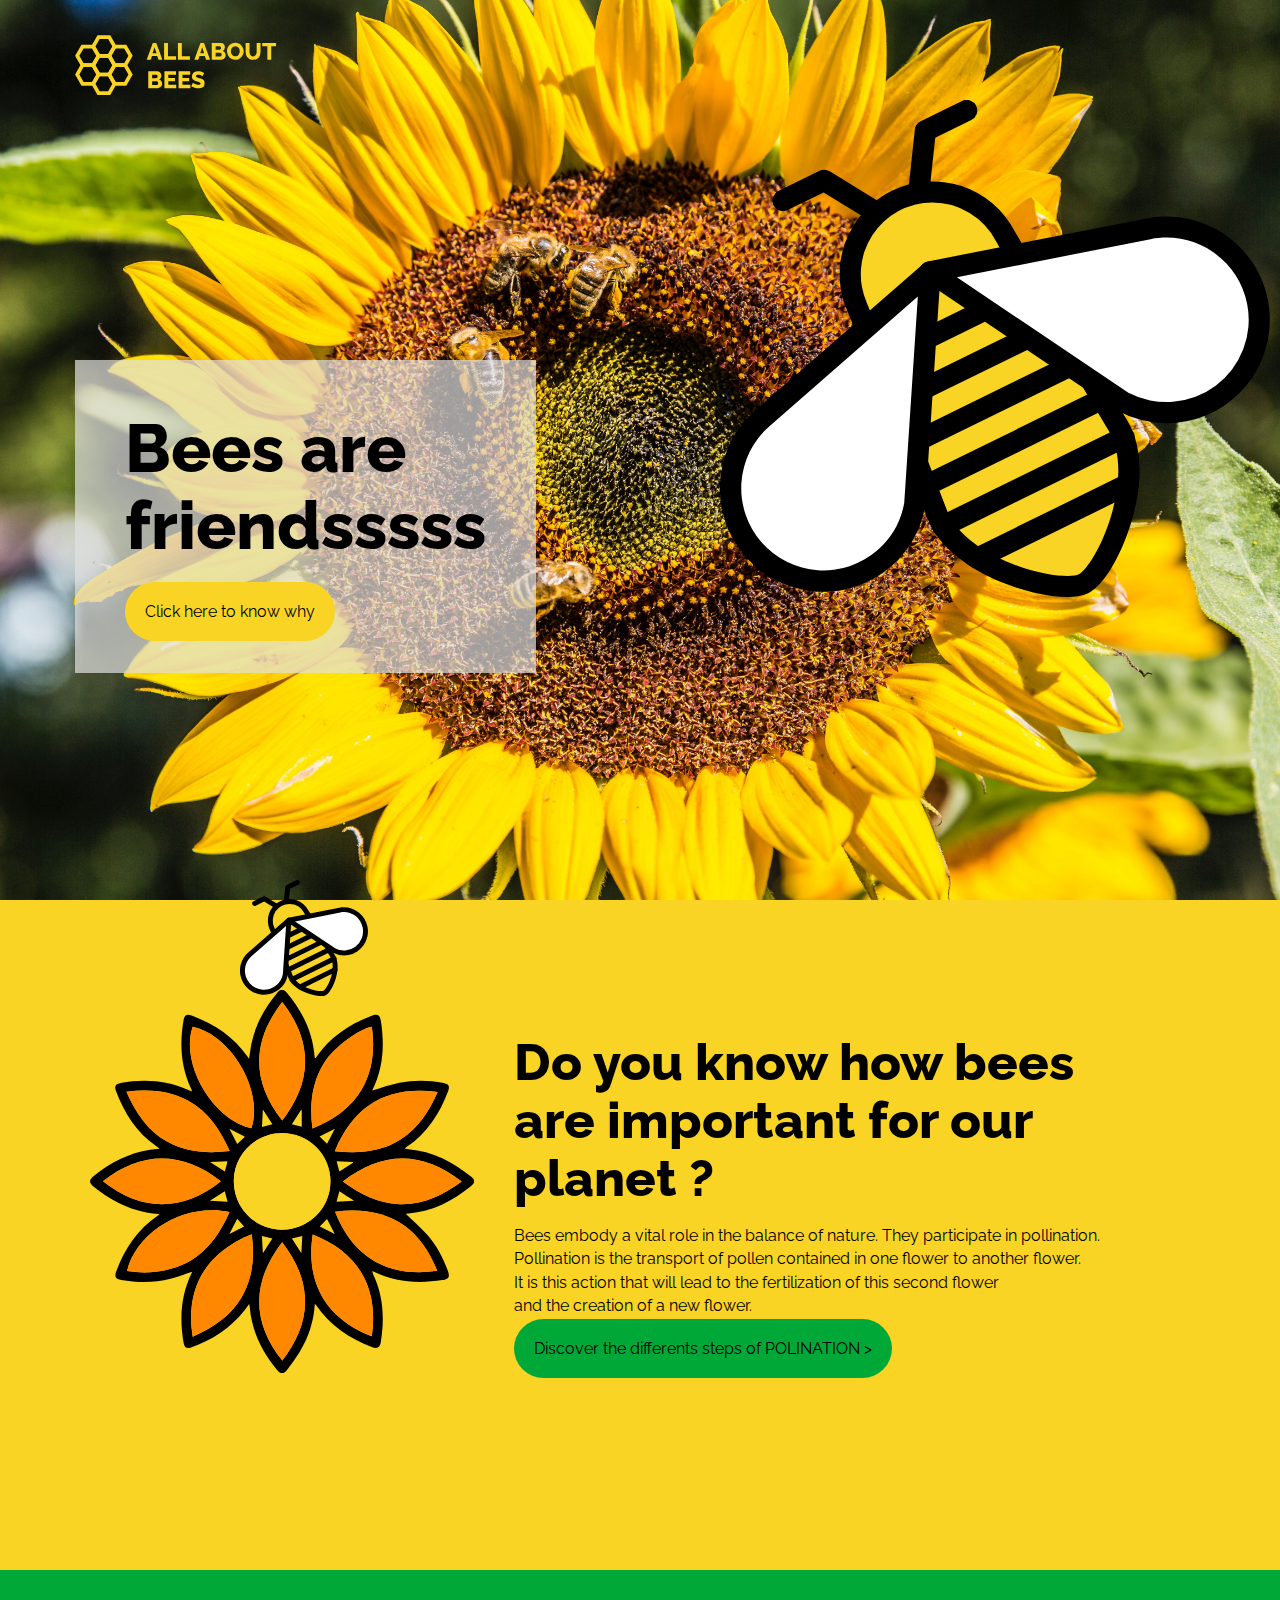
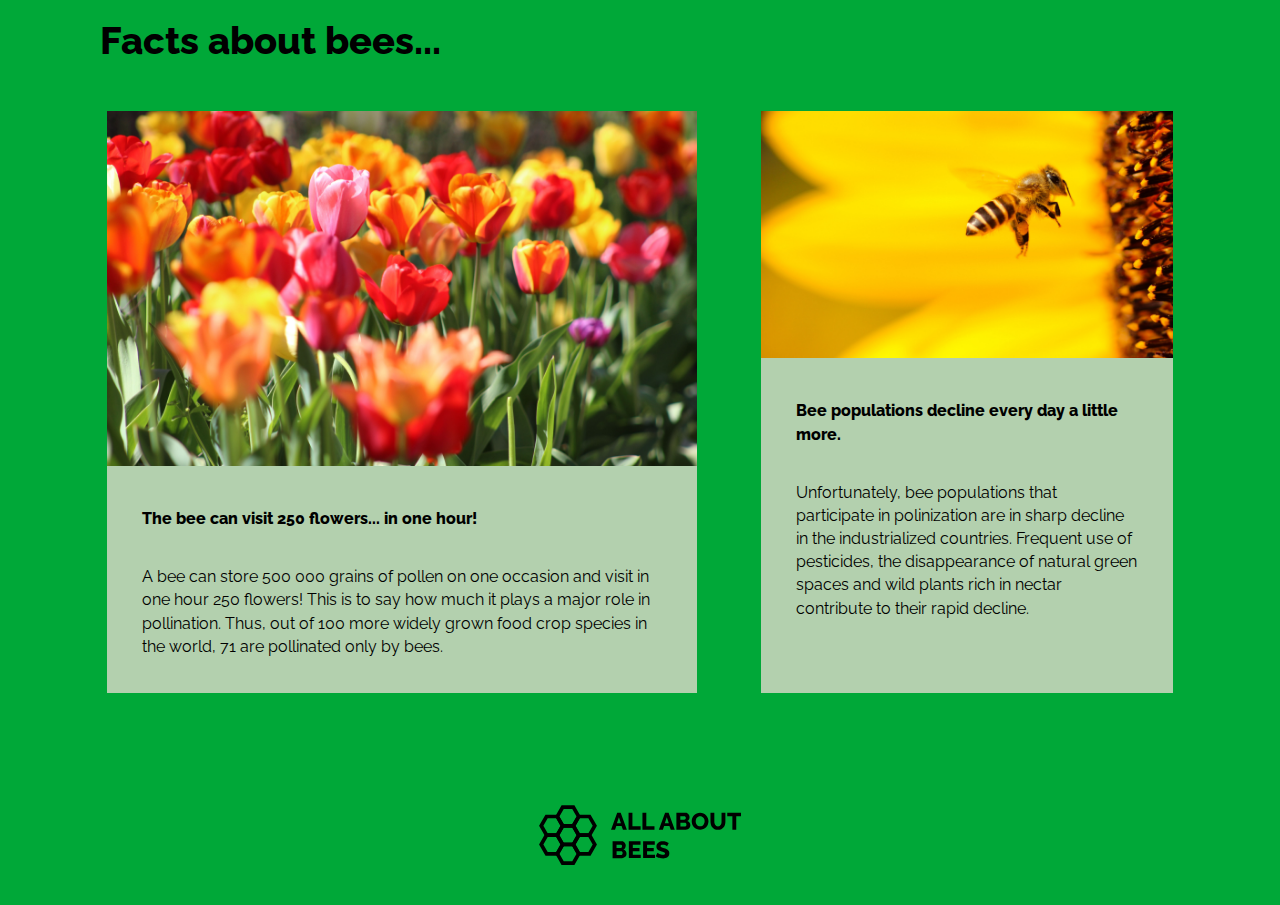
<file: index.html>
<!DOCTYPE html>
<html lang="en" dir="ltr">
  <head>
    <meta charset="utf-8">
    <title>Bees are friendsssss</title>
    <link rel="stylesheet" href="css/reset.css">
    <link rel="stylesheet" href="css/typo.css">
    <link rel="stylesheet" href="css/master.css">
  </head>
  <body>

  <img src="images/logo_jaune.svg" alt="Logo All bout bees" id="logo_jaune">

<header>

      <div class="bloc">
        <h1>Bees are <br>
          friendsssss</h1>
        <a href="#intro">Click here to know why</a>
      </div>

      <img src="images/illu_abeille.svg" alt="Illustration d'abeille" id="abeille">
</header>

<article id="intro">

      <div class="illu">
        <img src="images/illu_fleur.svg" alt="Illustration de fleur" id="fleur">
        <img src="images/illu_abeille.svg" alt="Abeille sur fleur" id="petiteabeille">
      </div>

      <div id="lien">

      <h2>Do you know how bees are important for our planet ? </h2>

      <p>Bees embody a vital role in the balance of nature. They participate in pollination. <br>Pollination is the transport of pollen contained in one flower to another flower. <br>It is this action that will lead to the fertilization of this second flower <br>and the creation of a new flower.</p>

      <a href="step01.html">Discover the differents steps of POLINATION ></a>
    </div>
</article>


<footer>
    <h3>Facts about bees...</h3>

    <ul class="facts">
      <li class="colonne">
        <img src="images/fleur.jpg" alt="Champs de tulipes">
        <p class="bold">The bee can visit 250 flowers... in one hour!</p>

        <p>A bee can store 500 000 grains of pollen on one occasion and visit in one hour 250 flowers!
        This is to say how much it plays a major role in pollination. Thus, out of 100 more widely grown food crop species in the world, 71 are pollinated only by bees.</p>
      </li>

      <li class="colonne">
        <img src="images/abeille.jpg" alt="Abeille qui vole">
        <p class="bold">Bee populations decline every day a little more.</p>

        <p>Unfortunately, bee populations that participate in polinization are in sharp decline in the industrialized countries. Frequent use of pesticides, the disappearance of natural green spaces and wild plants rich in nectar contribute to their rapid decline.</p>
      </li>
    </ul>

    <img id="logo_noir" src="images/logo_noir.svg" alt="Logo All about bees">

</footer>


  </body>
</html>
</file>
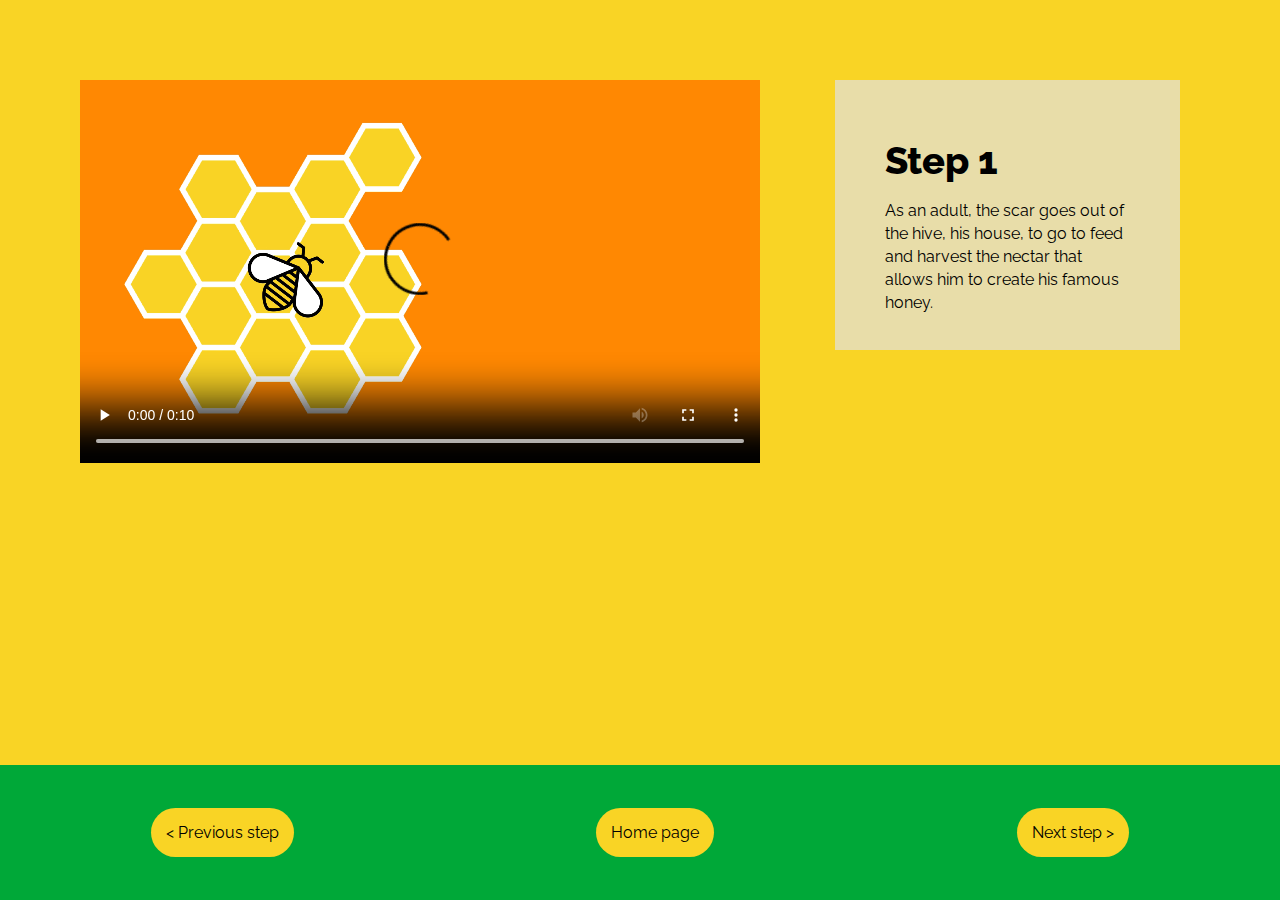
<file: step01.html>
<!DOCTYPE html>
<html lang="en" dir="ltr">
  <head>
    <meta charset="utf-8">
    <title>This is a site about bees</title>
    <link rel="stylesheet" href="css/master.css">
    <link rel="stylesheet" href="css/reset.css">
    <link rel="stylesheet" href="css/typo.css">
  </head>

  <body>

    <article class="step">

<div class="video">

      <video controls width="680px">
          <source src="medias/video01.webm"
            type="video/webm">

          <source src="medias/video01.mp4"
            type="video/mp4">

    Sorry, your browser doesn't support embedded videos.
  </video>
    </div>

<div class="bloc explication">
      <h3>Step 1</h3>
      <p>As an adult, the scar goes out of the hive, his house, to go to feed and harvest the nectar that allows him to create his famous honey.</p>
</div>

</article>

    <footer>
        <ul class="navigation">
          <li><a href="step05.html">< Previous step</a></li>
          <li><a href="index.html">Home page</a></li>
          <li><a href="step02.html">Next step ></a></li>
        </ul>
    </footer>


  </body>
</html>
</file>
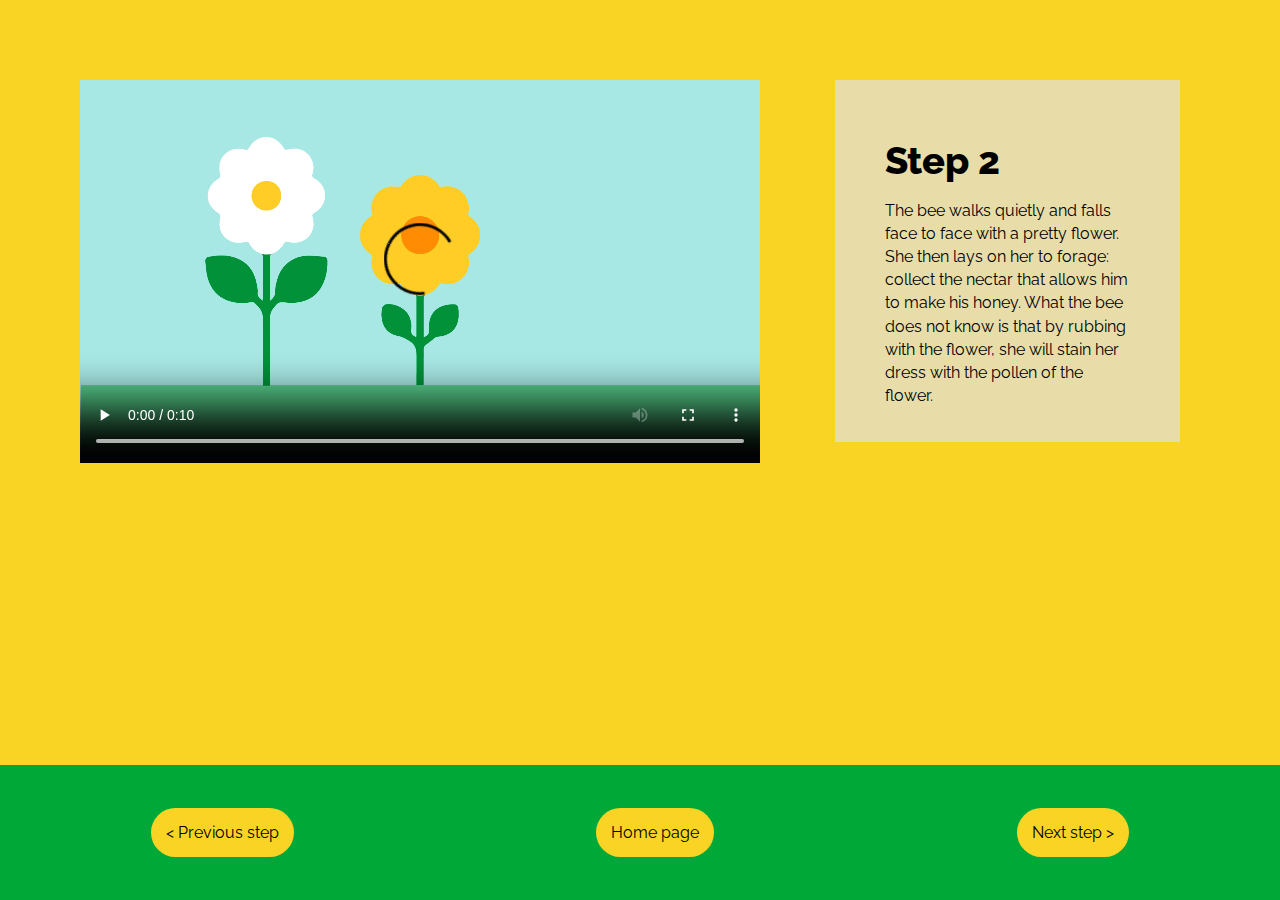
<file: step02.html>
<!DOCTYPE html>
<html lang="en" dir="ltr">
  <head>
    <meta charset="utf-8">
    <title>This is a site about bees</title>
    <link rel="stylesheet" href="css/master.css">
    <link rel="stylesheet" href="css/reset.css">
    <link rel="stylesheet" href="css/typo.css">
  </head>
  <body>


    <article class="step">


<div class="video">

      <video controls width="680px">
          <source src="medias/video02.webm"
            type="video/webm">

          <source src="medias/video02.mp4"
            type="video/mp4">

    Sorry, your browser doesn't support embedded videos.
    </video>
</div>

    <div class="bloc explication">
      <h3>Step 2</h3>
      <p>The bee walks quietly and falls face to face with a pretty flower. She then lays on her to forage: collect the nectar that allows him to make his honey.
      What the bee does not know is that by rubbing with the flower, she will stain her dress with the pollen of the flower.</p>

    </div>

    </article>

    <footer>
        <ul class="navigation">
          <li><a href="step01.html">< Previous step</a>
          <li><a href="index.html">Home page</a></li>
          <li><a href="step03.html">Next step ></a></li>
        </ul>
    </footer>


  </body>
</html>
</file>
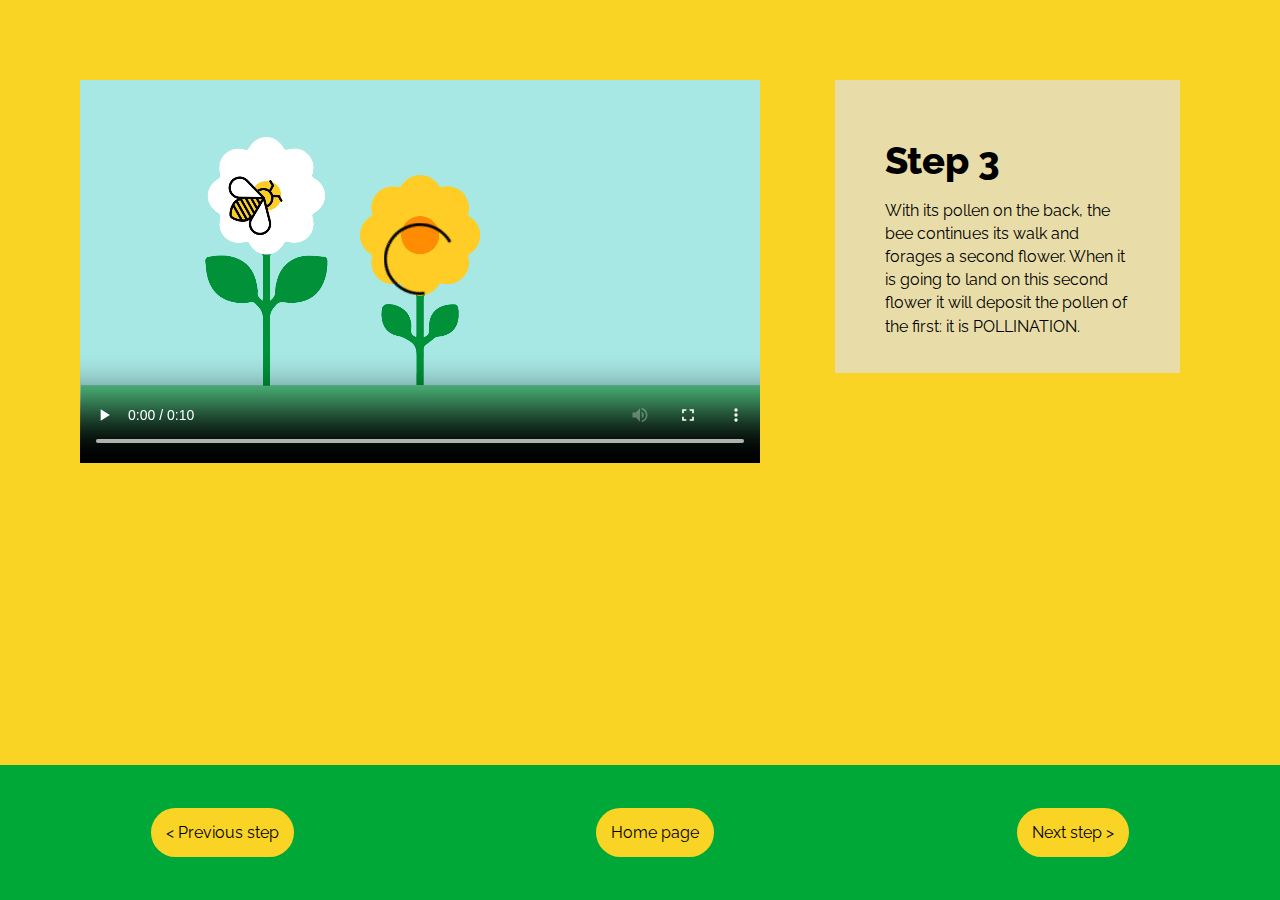
<file: step03.html>
<!DOCTYPE html>
<html lang="en" dir="ltr">
  <head>
    <meta charset="utf-8">
    <title>This is a site about bees</title>
    <link rel="stylesheet" href="css/master.css">
    <link rel="stylesheet" href="css/reset.css">
    <link rel="stylesheet" href="css/typo.css">
  </head>
  <body>

    <article class="step">
<div class="video">

      <video controls width="680px">
          <source src="medias/video03.webm"
            type="video/webm">

          <source src="medias/video03.mp4"
            type="video/mp4">

    Sorry, your browser doesn't support embedded videos.
    </video>
    </div>

    <div class="bloc explication">
      <h3>Step 3</h3>
      <p>With its pollen on the back, the bee continues its walk and forages a second flower.
      When it is going to land on this second flower it will deposit the pollen of the first: it is POLLINATION.</p>

    </div>

    </article>

    <footer>
        <ul class="navigation">
          <li><a href="step02.html">< Previous step</a></li>
          <li><a href="index.html">Home page</a></li>
          <li><a href="step04.html">Next step ></a></li>
        </ul>
    </footer>


  </body>
</html>
</file>
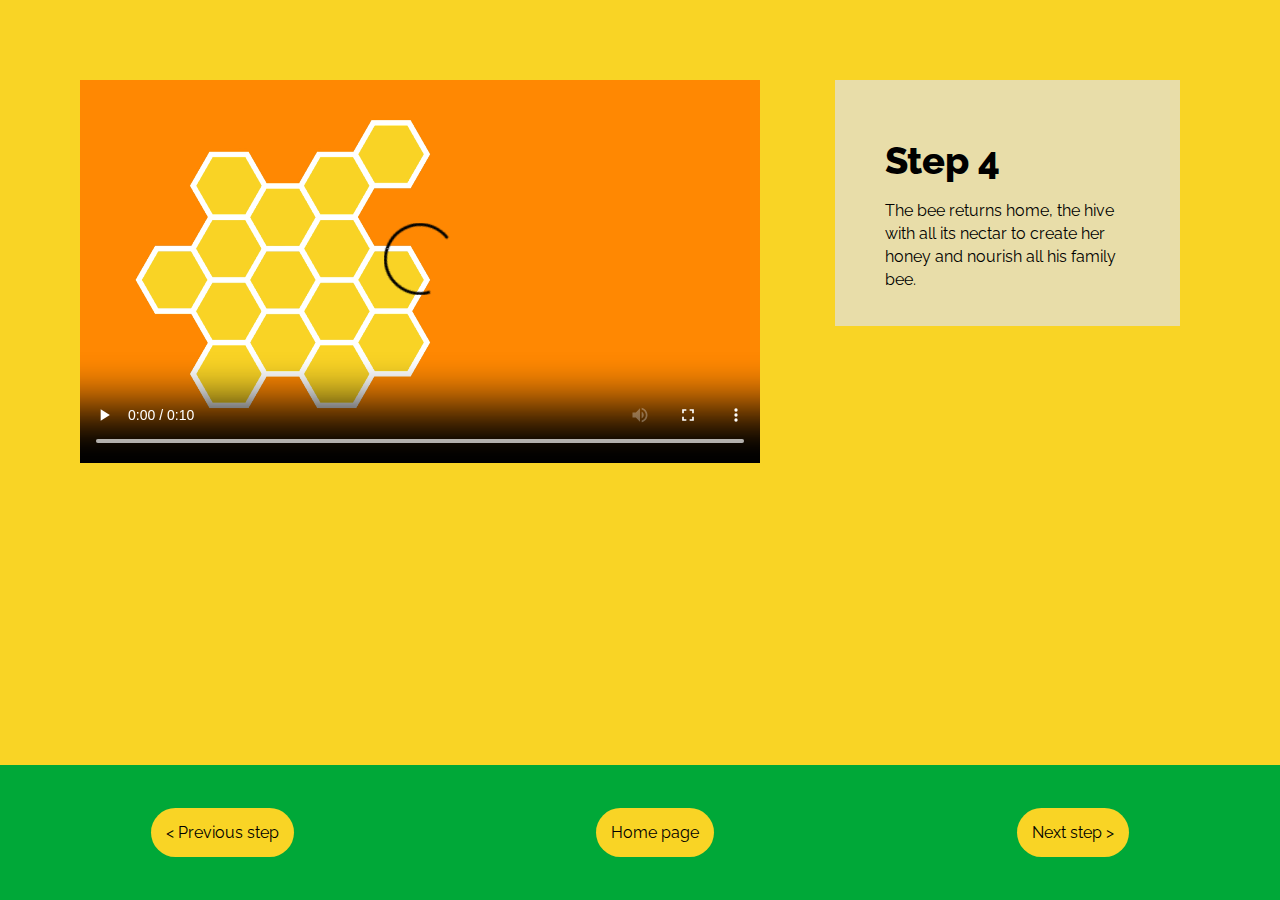
<file: step04.html>
<!DOCTYPE html>
<html lang="en" dir="ltr">
  <head>
    <meta charset="utf-8">
    <title>This is a site about bees</title>
    <link rel="stylesheet" href="css/master.css">
    <link rel="stylesheet" href="css/reset.css">
    <link rel="stylesheet" href="css/typo.css">
  </head>
  <body>


    <article class="step">

<div class="video">
      <video controls width="680px">
          <source src="medias/video04.webm"
            type="video/webm">

          <source src="medias/video04.mp4"
            type="video/mp4">

    Sorry, your browser doesn't support embedded videos.
    </video>

    </div>

      <div class="bloc explication">
        <h3>Step 4</h3>
        <p>The bee returns home, the hive with all its nectar to create her honey and nourish all his family bee.</p>

      </div>


    </article>

    <footer>
        <ul class="navigation">
          <li><a href="step03.html">< Previous step</a></li>
          <li><a href="index.html">Home page</a></li>
          <li><a href="step05.html">Next step ></a></li>
        </ul>
    </footer>


  </body>
</html>
</file>
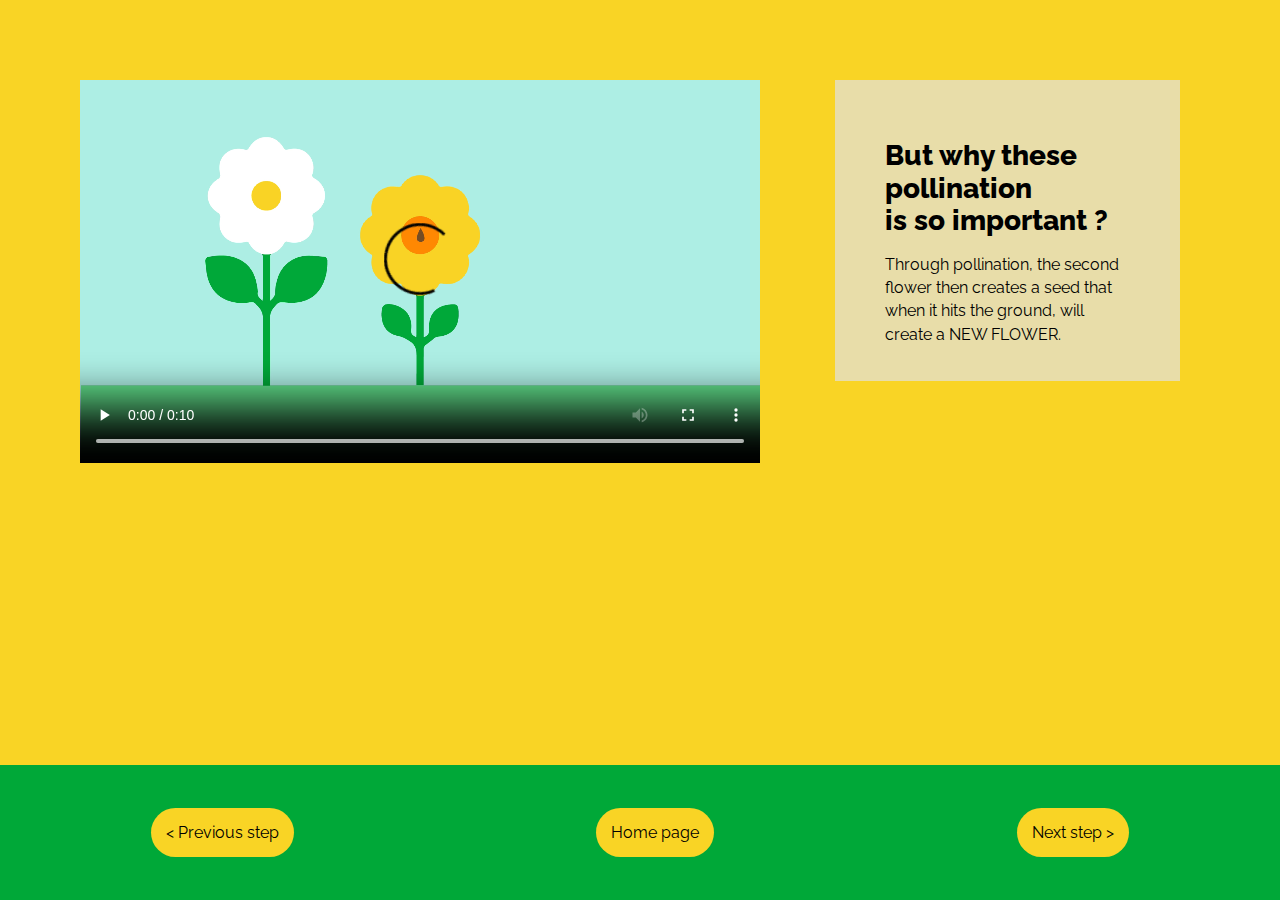
<file: step05.html>
<!DOCTYPE html>
<html lang="en" dir="ltr">
  <head>
    <meta charset="utf-8">
    <title>This is a site about bees</title>
    <link rel="stylesheet" href="css/master.css">
    <link rel="stylesheet" href="css/reset.css">
    <link rel="stylesheet" href="css/typo.css">
  </head>

  <body>

    <article class="step">
      <div class="video">

            <video controls width="680px">
                <source src="medias/video05.webm"
                  type="video/webm">

                <source src="medias/video05.mp4"
                  type="video/mp4">

          Sorry, your browser doesn't support embedded videos.
          </video>
                </div>

      <div class="bloc explication">
        <h4>But why these pollination<br> is so important ?</h4>
        <p>Through pollination, the second flower then creates a seed that when it hits the ground, will create a NEW FLOWER.</p>

      </div>

    </article>

    <footer>
        <ul class="navigation">
          <li><a href="step04.html">< Previous step</a></li>
          <li><a href="index.html">Home page</a></li>
          <li><a href="index.html">Next step ></a></li>
        </ul>
    </footer>

  </body>
</html>
</file>
<file: css/typo.css>
@import url('https://fonts.googleapis.com/css?family=Raleway:800|Raleway:400');

html {font-size: 16px;}

body {
  background-color: white;
  font-family: 'Raleway', sans-serif;
  font-weight: 400;
  line-height: 1.45;
}

p {margin-bottom: 1.25em;}

h1, h2, h3, h4, h5 {
  margin: 2.75rem 0 1rem;
  font-family: 'Raleway', sans-serif;
  font-weight: 800;
  line-height: 1.15;
}

h1 {
  margin-top: 0;
  font-size: 4.209em;
}

h2 {font-size: 3.157em;}

h3 {font-size: 2.369em;}

h4 {font-size: 1.777em;}

h5 {font-size: 1.333em;}

small, .text_small {font-size: 0.75em;}
</file>
<file: css/master.css>
body {
  background-color: #F9D425;
}

header {
  background: url('images/header.jpg') top center no-repeat;
	background-size: cover;
	min-height: 100vh;
  display: flex;
}
.bloc {
  padding : 50px;
  background-color: rgba(225, 225, 225, 0.7);
  margin-left: 75px;
  position: absolute;
  top: 40vh;
}
#abeille {
  width: 550px;
  position: absolute;
  top: 100px;
  left: 720px;
}
#logo_jaune {
  height: 60px;
  position:absolute;
  margin-left: 75px;
  margin-top: 35px;
}
h1 {
  margin-bottom: 35px;
}




#intro {
  height: 40vh;
  background-color: #F9D425 ;
  padding: 90px;
  padding-bottom: 220px;
  display: flex;
}
#fleur  {
  width: 30vw;
  float: left;
}
#petiteabeille {
  position: absolute;
  width: 10vw;
  top: 880px;
  left: 240px;
}
#lien {
  margin-left: 40px;
  margin-right: 30px;
}





footer {
background-color: #00A838;
padding-bottom: 15px;
padding-top: 5px;
}
h3 {
margin-left: 100px;
}
.facts {
  min-height: 60vh;
  display: flex;
  margin-left: 75px;
  margin-right: 75px;
  justify-content: flex-start;
}
.colonne {
  background-color: rgba(255, 225, 225, 0.7);
  margin: 2em;
}
.facts .colonne img {
  width: 100%;
}
.bold {
  font-weight: 800;
}
.colonne p {
  margin: 35px;
}
#logo_noir {
    height: 60px;
    margin-top: 80px;
    margin-bottom: 25px;
    display: block;
    margin-left: auto;
    margin-right: auto;
}






a {
  background-color: #F9D425;
  padding: 20px;
  border-radius: 30px;
  color: black;
  text-decoration: none;
  margin-top: 20px;
  margin-bottom: 20px;
}
a:hover {
  background-color: white;
}
#lien a {
  background-color: #00A838;
}
#lien a:hover {
  background-color: white;
}




.step {
  height: 85vh;
  background-color: #F9D425;
  display: flex;
  align-items: flex-start;
  justify-content: center;
}
.video {
  margin: 100px;
  margin-top: 80px;
  margin-left: 80px;
}

.explication {
  position: relative;
  padding-top: 15px;
  padding-bottom: 15px;
  top: 80px;
  right: 100px;
}
.navigation {
  display: flex;
  height: 15vh;
  justify-content: space-around;
  align-items: center;
}
footer .navigation li a {
  margin-top: 20px;
  margin-bottom: 20px;
  padding: 15px;
}
</file>
